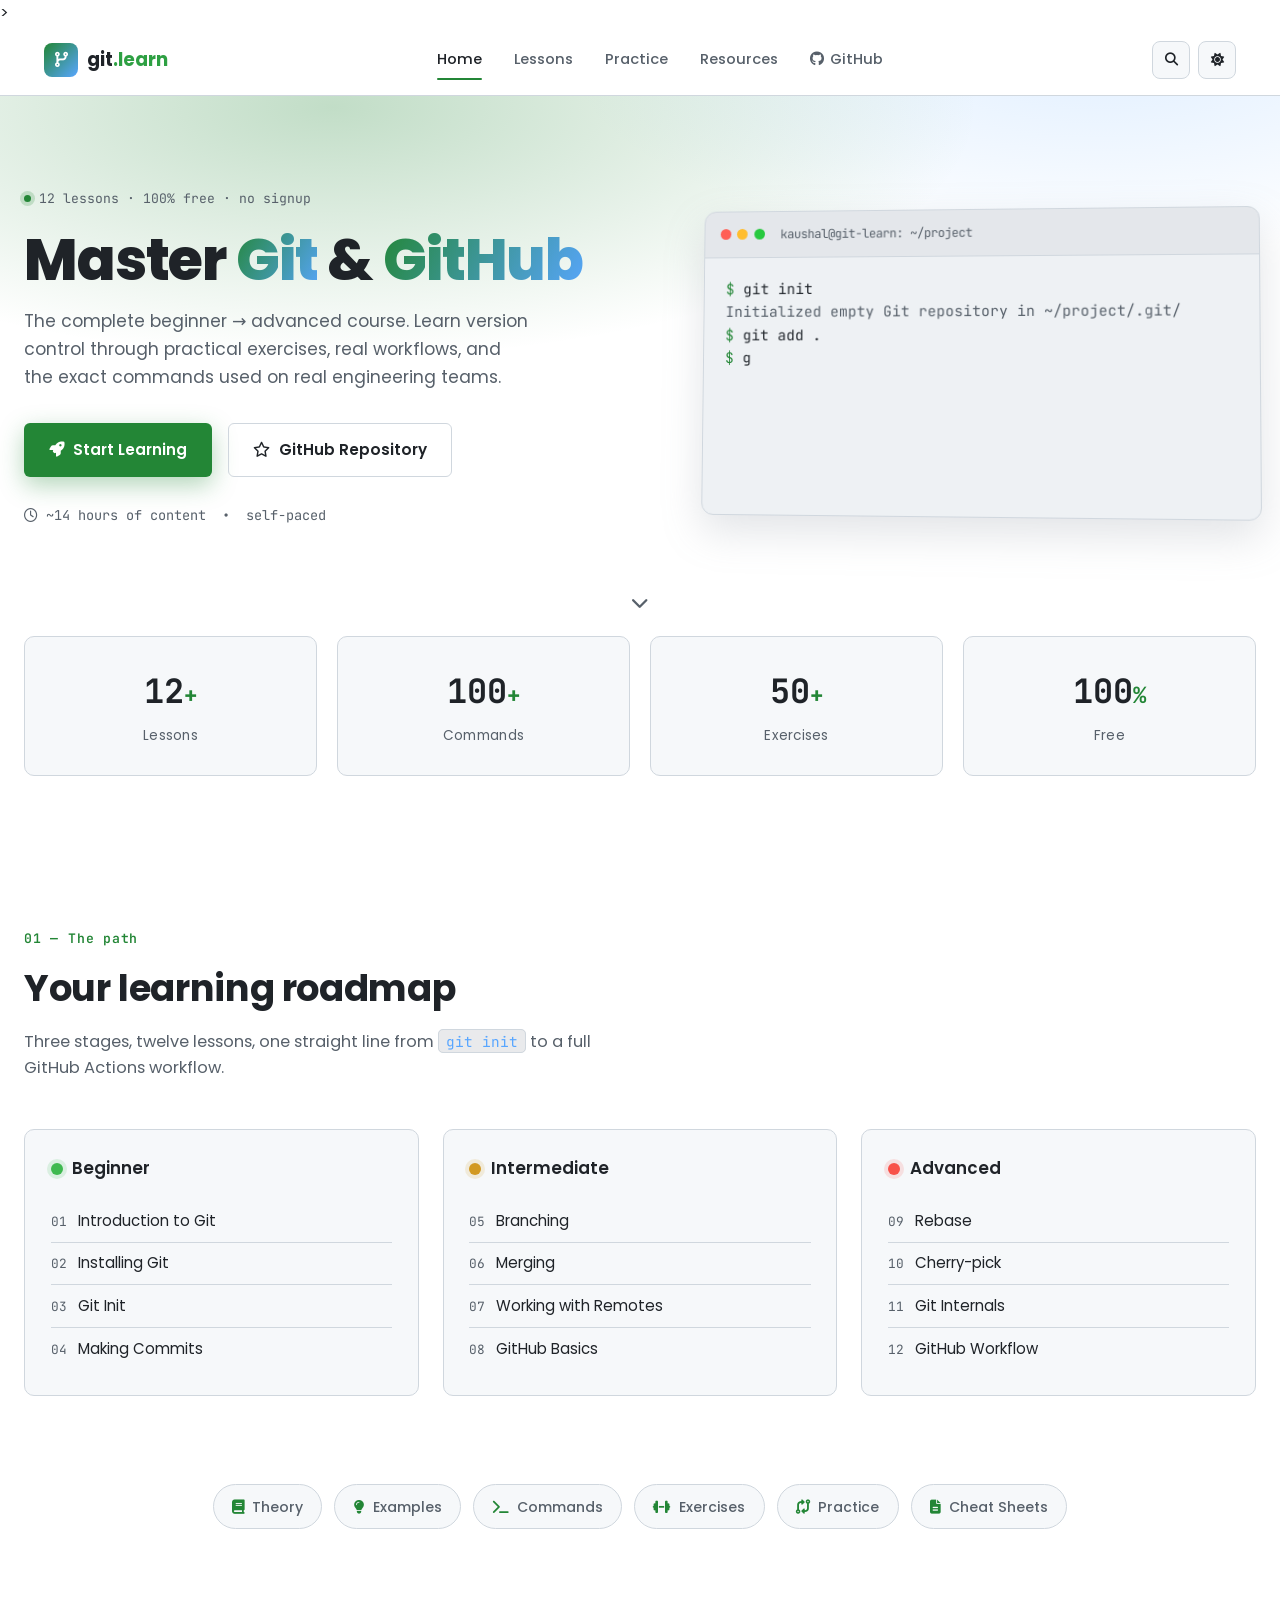
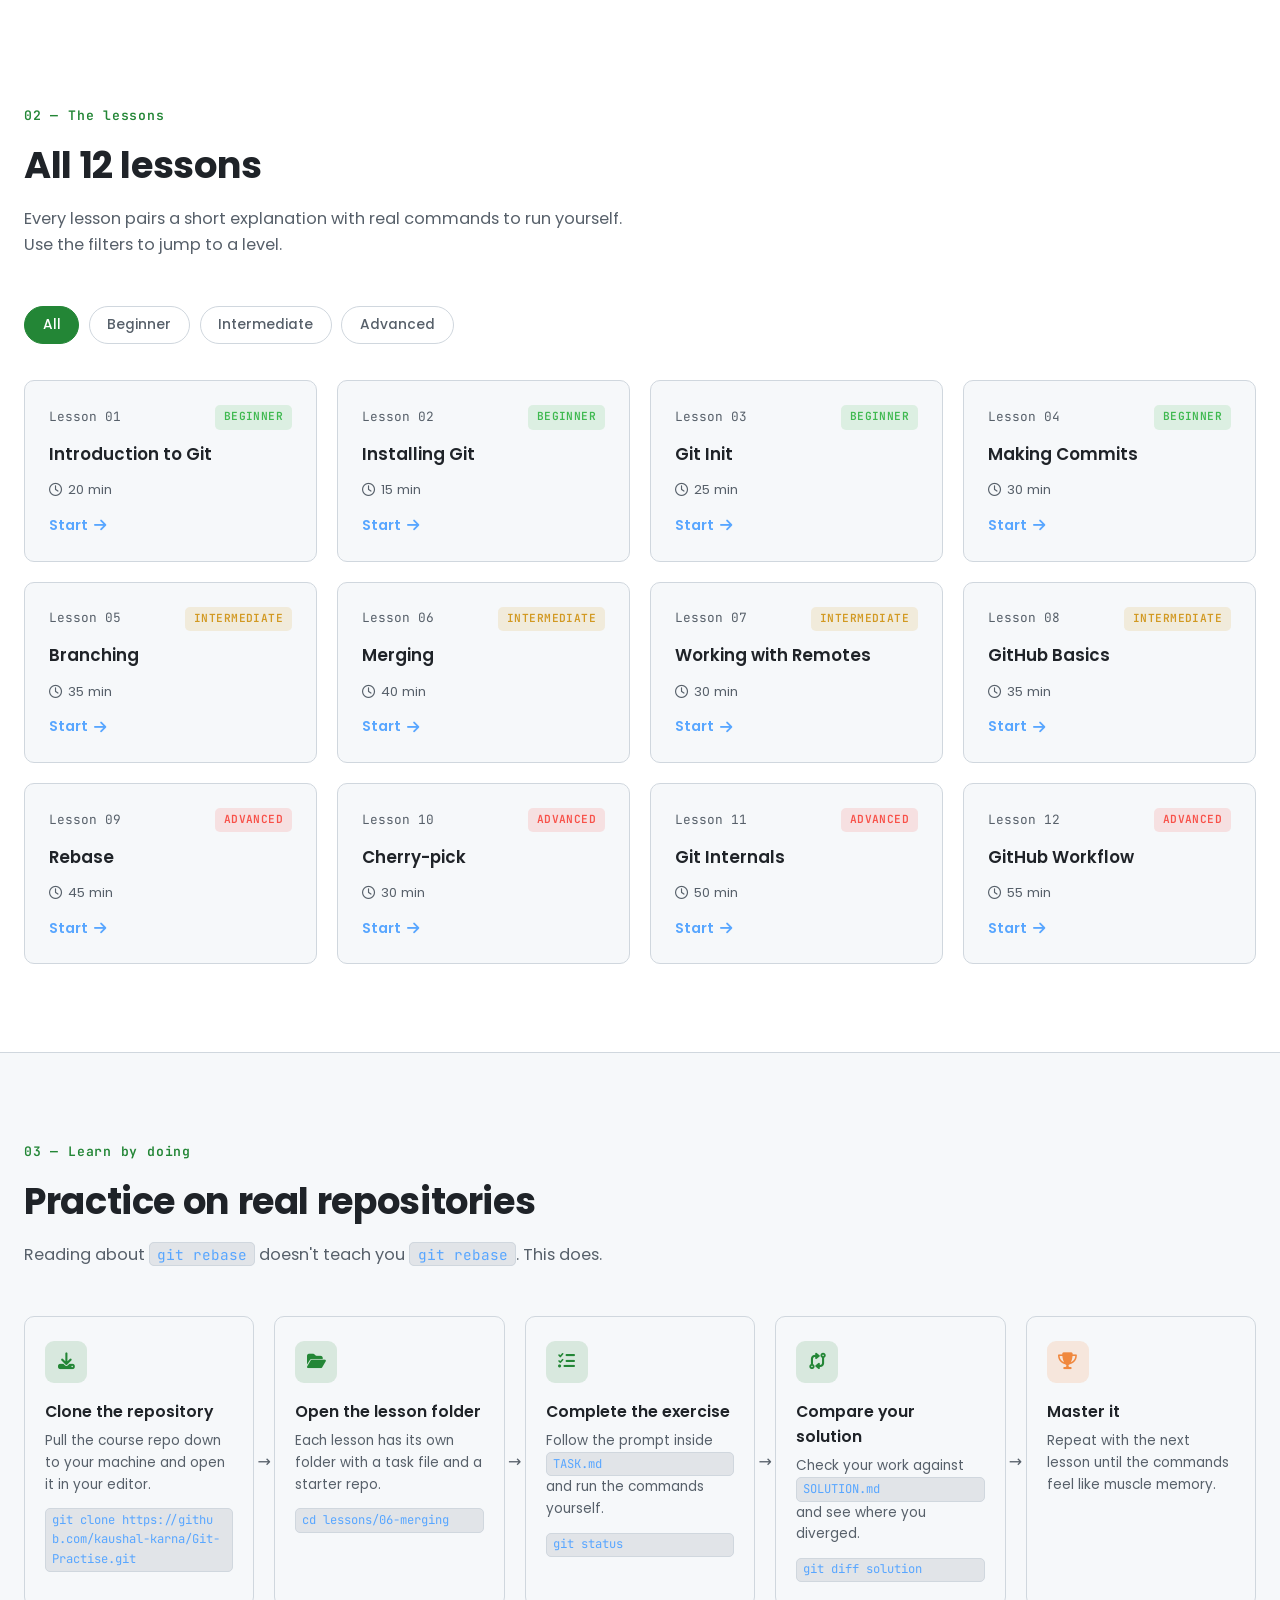
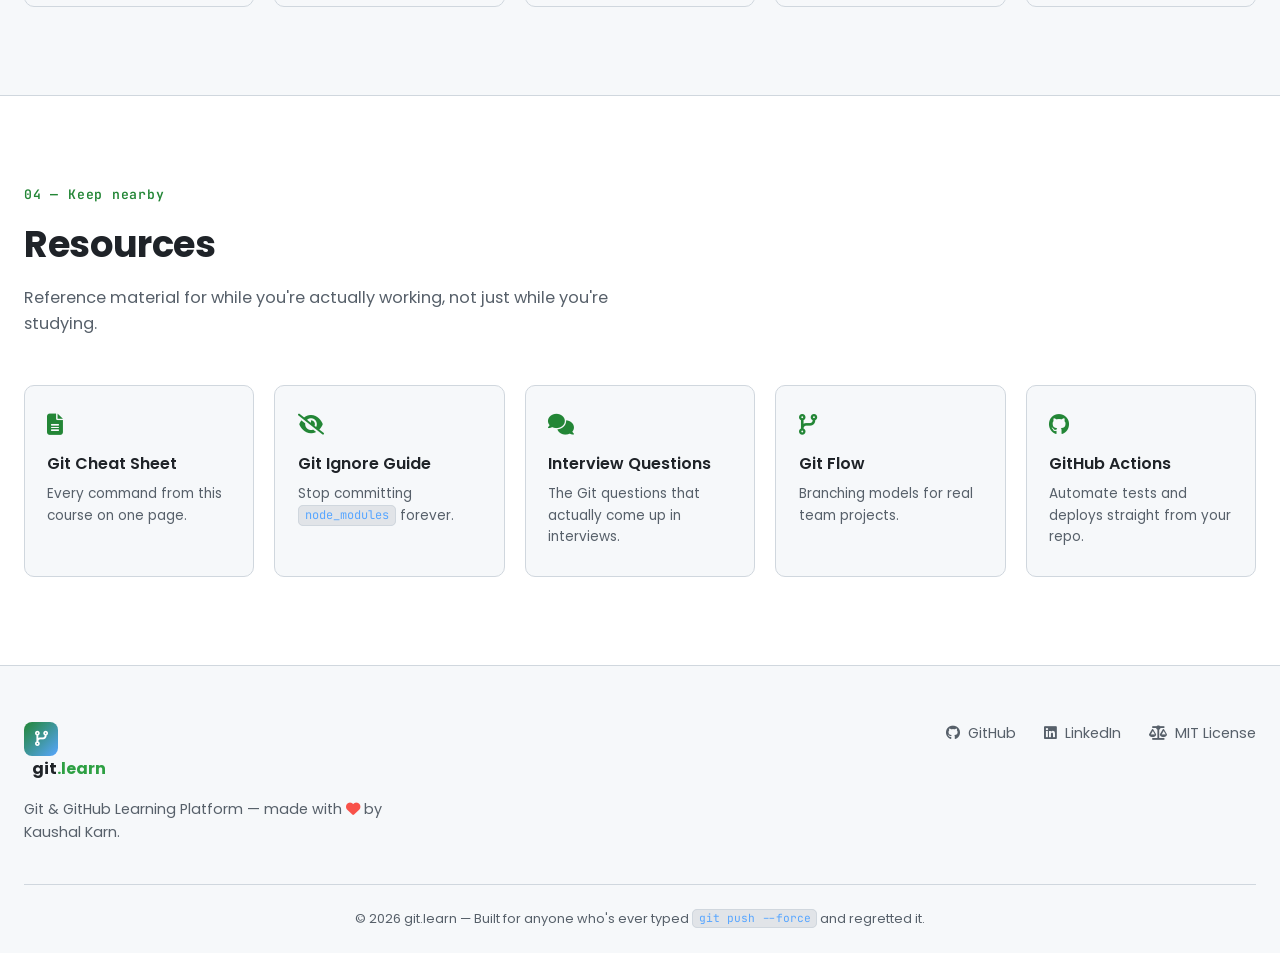
<file: index.html>
<!DOCTYPE html>
<html lang="en">
<head>
    <meta charset="UTF-8">
    <meta name="viewport" content="width=device-width, initial-scale=1.0">

    <title>Git & GitHub — The Complete Beginner to Advanced Course</title>

    <meta name="description"
        content="Learn Git and GitHub with 12 hands-on lessons, real workflows, cheat sheets and interview prep. 100% free.">

    <link rel="preconnect" href="https://fonts.googleapis.com">
    <link rel="preconnect" href="https://fonts.gstatic.com" crossorigin>

    <link href="https://fonts.googleapis.com/css2?family=Poppins:wght@400;500;600;700;800&family=JetBrains+Mono:wght@400;500;600;700&display=swap"
        rel="stylesheet">

    <link rel="stylesheet"
        href="https://cdnjs.cloudflare.com/ajax/libs/font-awesome/6.5.1/css/all.min.css">

    <!-- Main CSS -->
    <link rel="stylesheet" href="assets/css/style.css">

    <!-- ================= FAVICONS ================= -->

    <!-- Dynamic favicon (used by JavaScript) -->
    <link id="favicon"
          rel="icon"
          type="image/png"
          href="assets/images/favicon-dark.png">

    <!-- Standard ICO -->
    <link rel="shortcut icon"
          href="assets/images/favicon.ico"
          type="image/x-icon">

    <!-- PNG Favicons -->
    <link rel="icon"
          type="image/png"
          sizes="16x16"
          href="assets/images/favicon-16x16.png">

    <link rel="icon"
          type="image/png"
          sizes="32x32"
          href="assets/images/favicon-32x32.png">

    <!-- Apple -->
    <link rel="apple-touch-icon"
          sizes="180x180"
          href="assets/images/apple-touch-icon.png">

    <!-- Android -->
    <link rel="icon"
          type="image/png"
          sizes="192x192"
          href="assets/images/android-chrome-192x192.png">

    <link rel="icon"
          type="image/png"
          sizes="512x512"
          href="assets/images/android-chrome-512x512.png">

    <!-- Web App Manifest -->
<link rel="manifest" href="manifest.webmanifest">>

    <!-- Browser Theme Color -->
    <meta name="theme-color" content="#0F3D2E">
</head>
<body>

<!-- ============ NAVBAR ============ -->
<header class="navbar" id="navbar">
  <div class="nav-inner">
    <a href="#top" class="nav-logo">
      <span class="logo-mark"><i class="fa-solid fa-code-branch"></i></span>
      <span class="logo-text">git<span class="logo-accent">.learn</span></span>
    </a>

    <nav class="nav-links" id="navLinks">
      <a href="#top" class="nav-link active" data-nav>Home</a>
      <a href="lessons/lesson.html" class="nav-link" data-nav>Lessons</a>
      <a href="#practice" class="nav-link" data-nav>Practice</a>
      <a href="comming-soon.html" class="nav-link" data-nav>Resources</a>
      <a href="https://github.com/kaushal-karna" target="_blank" rel="noopener" class="nav-link nav-github">
        <i class="fa-brands fa-github"></i> GitHub
      </a>
    </nav>

    <div class="nav-actions">
      <button class="search-toggle" id="searchToggle" aria-label="Search lessons">
        <i class="fa-solid fa-magnifying-glass"></i>
      </button>
      <button class="theme-toggle" id="themeToggle" aria-label="Toggle dark and light mode">
        <i class="fa-solid fa-moon" id="themeIcon"></i>
      </button>
      <button class="nav-burger" id="navBurger" aria-label="Open menu">
        <span></span><span></span><span></span>
      </button>
    </div>
  </div>

  <!-- Search panel -->
  <div class="search-panel" id="searchPanel">
    <div class="search-panel-inner">
      <i class="fa-solid fa-magnifying-glass search-icon"></i>
      <input type="text" id="searchInput" placeholder="Search lessons — try &quot;rebase&quot; or &quot;commit&quot;" autocomplete="off">
      <span class="search-hint" id="searchHint"></span>
    </div>
  </div>
</header>

<!-- ============ HERO ============ -->
<section class="hero" id="top">
  <div class="hero-glow"></div>
  <div class="hero-inner">
    <div class="hero-copy">
      <p class="eyebrow"><span class="dot"></span> 12 lessons · 100% free · no signup</p>
      <h1 class="hero-title">
        Master <span class="grad">Git</span> &amp;
        <span class="grad">GitHub</span>
      </h1>
      <p class="hero-sub">The complete beginner → advanced course. Learn version
        control through practical exercises, real workflows, and the exact
        commands used on real engineering teams.</p>

      <div class="hero-ctas">
        <a href="lessons/lesson.html" class="btn btn-primary">
          <i class="fa-solid fa-rocket"></i> Start Learning
        </a>
        <a href="https://github.com/" target="_blank" rel="noopener" class="btn btn-ghost">
          <i class="fa-regular fa-star"></i> GitHub Repository
        </a>
      </div>

      <p class="hero-meta"><i class="fa-regular fa-clock"></i> ~14 hours of content &nbsp;•&nbsp; self-paced</p>
    </div>

    <div class="hero-terminal" aria-hidden="true">
      <div class="terminal-window">
        <div class="terminal-bar">
          <span class="tdot r"></span><span class="tdot y"></span><span class="tdot g"></span>
          <span class="terminal-title">kaushal@git-learn: ~/project</span>
        </div>
        <div class="terminal-body" id="terminalBody"></div>
      </div>
    </div>
  </div>

  <a href="#stats" class="scroll-cue" aria-label="Scroll down">
    <i class="fa-solid fa-chevron-down"></i>
  </a>
</section>

<!-- ============ STATS ============ -->
<section class="stats" id="stats">
  <div class="stats-inner">
    <div class="stat-card reveal">
      <span class="stat-num" data-count="12">0</span><span class="stat-plus">+</span>
      <span class="stat-label">Lessons</span>
    </div>
    <div class="stat-card reveal">
      <span class="stat-num" data-count="100">0</span><span class="stat-plus">+</span>
      <span class="stat-label">Commands</span>
    </div>
    <div class="stat-card reveal">
      <span class="stat-num" data-count="50">0</span><span class="stat-plus">+</span>
      <span class="stat-label">Exercises</span>
    </div>
    <div class="stat-card reveal">
      <span class="stat-num" data-count="100">0</span><span class="stat-plus">%</span>
      <span class="stat-label">Free</span>
    </div>
  </div>
</section>

<!-- ============ ROADMAP ============ -->
<section class="section" id="roadmap">
  <div class="section-inner">
    <p class="section-eyebrow">01 — The path</p>
    <h2 class="section-title">Your learning roadmap</h2>
    <p class="section-sub">Three stages, twelve lessons, one straight line from
      <code>git init</code> to a full GitHub Actions workflow.</p>

    <div class="roadmap-track">
      <div class="roadmap-line"></div>

      <div class="roadmap-stage reveal">
        <div class="stage-head">
          <span class="stage-dot beginner"></span>
          <h3>Beginner</h3>
        </div>
        <ul class="stage-list">
          <li><span>01</span> Introduction to Git</li>
          <li><span>02</span> Installing Git</li>
          <li><span>03</span> Git Init</li>
          <li><span>04</span> Making Commits</li>
        </ul>
      </div>

      <div class="roadmap-stage reveal">
        <div class="stage-head">
          <span class="stage-dot intermediate"></span>
          <h3>Intermediate</h3>
        </div>
        <ul class="stage-list">
          <li><span>05</span> Branching</li>
          <li><span>06</span> Merging</li>
          <li><span>07</span> Working with Remotes</li>
          <li><span>08</span> GitHub Basics</li>
        </ul>
      </div>

      <div class="roadmap-stage reveal">
        <div class="stage-head">
          <span class="stage-dot advanced"></span>
          <h3>Advanced</h3>
        </div>
        <ul class="stage-list">
          <li><span>09</span> Rebase</li>
          <li><span>10</span> Cherry-pick</li>
          <li><span>11</span> Git Internals</li>
          <li><span>12</span> GitHub Workflow</li>
        </ul>
      </div>
    </div>
  </div>
</section>

<!-- ============ FEATURES ============ -->
<section class="features">
  <div class="features-inner">
    <div class="feature-pill reveal"><i class="fa-solid fa-book"></i> Theory</div>
    <div class="feature-pill reveal"><i class="fa-solid fa-lightbulb"></i> Examples</div>
    <div class="feature-pill reveal"><i class="fa-solid fa-terminal"></i> Commands</div>
    <div class="feature-pill reveal"><i class="fa-solid fa-dumbbell"></i> Exercises</div>
    <div class="feature-pill reveal"><i class="fa-solid fa-code-compare"></i> Practice</div>
    <div class="feature-pill reveal"><i class="fa-solid fa-file-lines"></i> Cheat Sheets</div>
  </div>
</section>

<!-- ============ LESSONS ============ -->
<section class="section" id="lessons">
  <div class="section-inner">
    <p class="section-eyebrow">02 — The lessons</p>
    <h2 class="section-title">All 12 lessons</h2>
    <p class="section-sub">Every lesson pairs a short explanation with real
      commands to run yourself. Use the filters to jump to a level.</p>

    <div class="lesson-filters" id="lessonFilters">
      <button class="filter-chip active" data-filter="all">All</button>
      <button class="filter-chip" data-filter="beginner">Beginner</button>
      <button class="filter-chip" data-filter="intermediate">Intermediate</button>
      <button class="filter-chip" data-filter="advanced">Advanced</button>
    </div>

    <div class="lesson-grid" id="lessonGrid">
      <!-- injected by script.js -->
    </div>

    <p class="no-results" id="noResults" hidden>No lessons match your search. Try a different term.</p>
  </div>
</section>

<!-- ============ PRACTICE ============ -->
<section class="section section-alt" id="practice">
  <div class="section-inner">
    <p class="section-eyebrow">03 — Learn by doing</p>
    <h2 class="section-title">Practice on real repositories</h2>
    <p class="section-sub">Reading about <code>git rebase</code> doesn't teach
      you <code>git rebase</code>. This does.</p>

    <div class="practice-timeline">
      <div class="practice-step reveal">
        <div class="practice-icon"><i class="fa-solid fa-download"></i></div>
        <h3>Clone the repository</h3>
        <p>Pull the course repo down to your machine and open it in your editor.</p>
        <code>git clone  https://github.com/kaushal-karna/Git-Practise.git </code>
      </div>
      <div class="practice-step reveal">
        <div class="practice-icon"><i class="fa-solid fa-folder-open"></i></div>
        <h3>Open the lesson folder</h3>
        <p>Each lesson has its own folder with a task file and a starter repo.</p>
        <code>cd lessons/06-merging</code>
      </div>
      <div class="practice-step reveal">
        <div class="practice-icon"><i class="fa-solid fa-list-check"></i></div>
        <h3>Complete the exercise</h3>
        <p>Follow the prompt inside <code>TASK.md</code> and run the commands yourself.</p>
        <code>git status</code>
      </div>
      <div class="practice-step reveal">
        <div class="practice-icon"><i class="fa-solid fa-code-compare"></i></div>
        <h3>Compare your solution</h3>
        <p>Check your work against <code>SOLUTION.md</code> and see where you diverged.</p>
        <code>git diff solution</code>
      </div>
      <div class="practice-step reveal practice-final">
        <div class="practice-icon"><i class="fa-solid fa-trophy"></i></div>
        <h3>Master it</h3>
        <p>Repeat with the next lesson until the commands feel like muscle memory.</p>
      </div>
    </div>
  </div>
</section>

<!-- ============ RESOURCES ============ -->
<section class="section" id="resources">
  <div class="section-inner">
    <p class="section-eyebrow">04 — Keep nearby</p>
    <h2 class="section-title">Resources</h2>
    <p class="section-sub">Reference material for while you're actually working, not just while you're studying.</p>

    <div class="resource-grid">
      <a href="#" class="resource-card reveal">
        <i class="fa-solid fa-file-lines"></i>
        <h3>Git Cheat Sheet</h3>
        <p>Every command from this course on one page.</p>
      </a>
      <a href="#" class="resource-card reveal">
        <i class="fa-solid fa-eye-slash"></i>
        <h3>Git Ignore Guide</h3>
        <p>Stop committing <code>node_modules</code> forever.</p>
      </a>
      <a href="#" class="resource-card reveal">
        <i class="fa-solid fa-comments"></i>
        <h3>Interview Questions</h3>
        <p>The Git questions that actually come up in interviews.</p>
      </a>
      <a href="#" class="resource-card reveal">
        <i class="fa-solid fa-code-branch"></i>
        <h3>Git Flow</h3>
        <p>Branching models for real team projects.</p>
      </a>
      <a href="#" class="resource-card reveal">
        <i class="fa-brands fa-github"></i>
        <h3>GitHub Actions</h3>
        <p>Automate tests and deploys straight from your repo.</p>
      </a>
    </div>
  </div>
</section>

<!-- ============ FOOTER ============ -->
<footer class="footer">
  <div class="footer-inner">
    <div class="footer-brand">
      <span class="logo-mark"><i class="fa-solid fa-code-branch"></i></span>
      <span class="logo-text">git<span class="logo-accent">.learn</span></span>
      <p>Git &amp; GitHub Learning Platform — made with <i class="fa-solid fa-heart"></i> by Kaushal Karn.</p>
    </div>

    <div class="footer-links">
      <a href="https://github.com/kaushal-karna" target="_blank" rel="noopener"><i class="fa-brands fa-github"></i> GitHub</a>
      <a href="www.linkedin.com/in/kaushal-karn-03694b304" target="_blank" rel="noopener"><i class="fa-brands fa-linkedin"></i> LinkedIn</a>
      <a href="https://opensource.org/license/mit"><i class="fa-solid fa-scale-balanced"></i> MIT License</a>
    </div>
  </div>
  <p class="footer-bottom">© <span id="year"></span> git.learn — Built for anyone who's ever typed <code>git push --force</code> and regretted it.</p>
</footer>

<button class="back-to-top" id="backToTop" aria-label="Back to top">
  <i class="fa-solid fa-arrow-up"></i>
</button>

<script src="assets/js/script.js"></script>
</body>
</html>
</file>
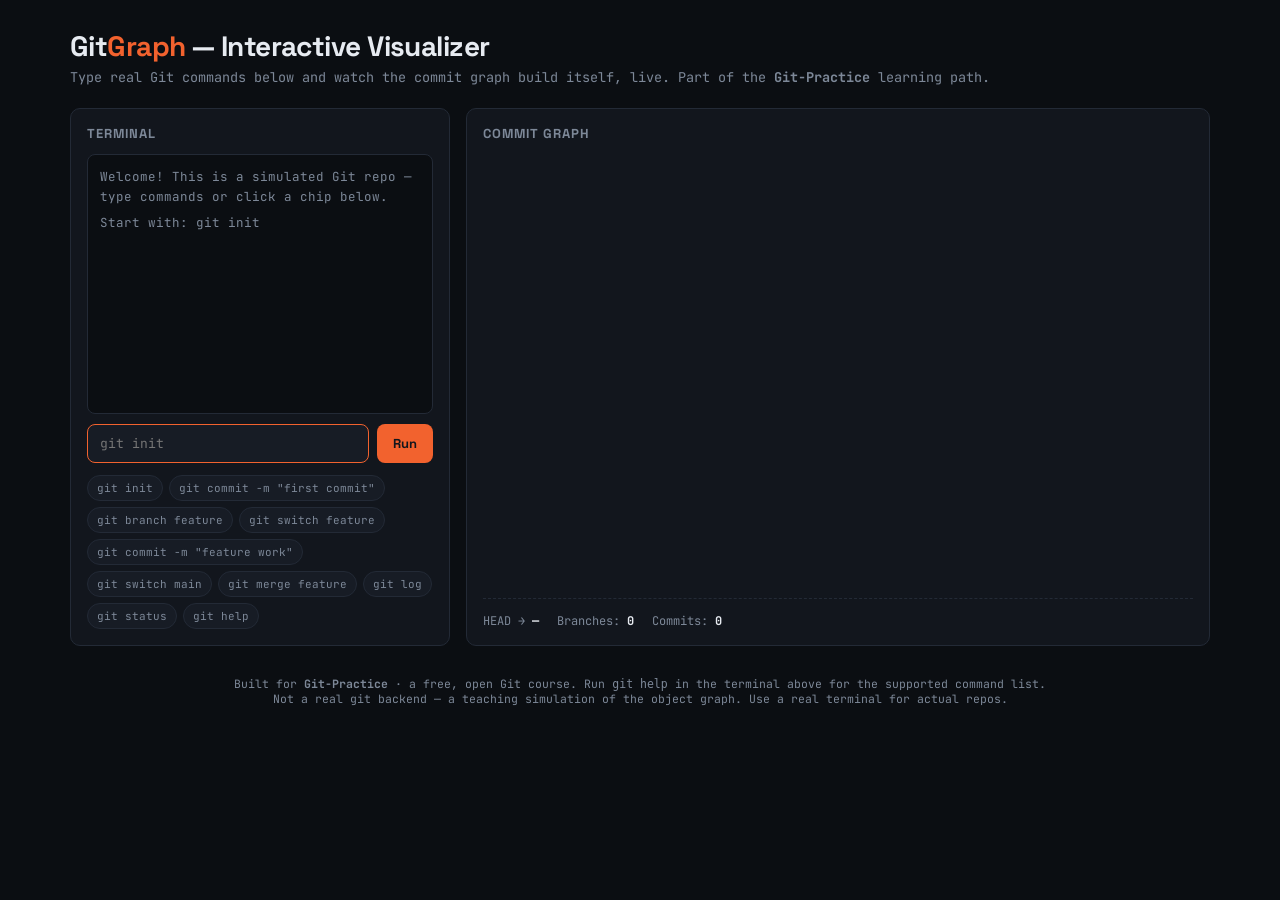
<file: lesson-11-visualizer/index.html>
<!DOCTYPE html>
<html lang="en">
<head>
<meta charset="UTF-8">
<meta name="viewport" content="width=device-width, initial-scale=1.0">
<title>Git Graph — Interactive Visualizer</title>
<style>
  @import url('https://fonts.googleapis.com/css2?family=JetBrains+Mono:wght@400;500;700&family=Space+Grotesk:wght@500;600;700&display=swap');

  :root{
    --bg:            #0b0e12;
    --panel:         #12161d;
    --panel-2:       #171c25;
    --line:          #232a36;
    --text:          #e7ebf1;
    --text-dim:      #7d8898;
    --accent:        #f2622e;   /* git-orange */
    --accent-dim:    #f2622e33;
    --ok:            #4fd58a;
    --c1: #f2622e; --c2: #5da8ff; --c3: #b98cff; --c4: #4fd58a; --c5: #ffd166; --c6: #ff6b9d;
  }
  *{box-sizing:border-box;}
  body{
    margin:0; background:var(--bg); color:var(--text);
    font-family:'JetBrains Mono', monospace;
    min-height:100vh;
  }
  .wrap{ max-width:1180px; margin:0 auto; padding:28px 20px 60px; }
  header{ margin-bottom:22px; }
  header h1{
    font-family:'Space Grotesk', sans-serif; font-size:28px; font-weight:700; margin:0 0 4px;
    letter-spacing:-0.02em;
  }
  header h1 span{ color:var(--accent); }
  header p{ color:var(--text-dim); margin:0; font-size:13.5px; }

  .layout{ display:grid; grid-template-columns: 380px 1fr; gap:16px; margin-top:20px; }
  @media (max-width: 860px){ .layout{ grid-template-columns: 1fr; } }

  .panel{
    background:var(--panel); border:1px solid var(--line); border-radius:10px;
    padding:16px; display:flex; flex-direction:column;
  }
  .panel h2{
    font-family:'Space Grotesk', sans-serif; font-size:13px; text-transform:uppercase;
    letter-spacing:0.08em; color:var(--text-dim); margin:0 0 12px;
  }

  #console-log{
    flex:1; min-height:260px; max-height:320px; overflow-y:auto;
    background:var(--bg); border:1px solid var(--line); border-radius:8px;
    padding:12px; font-size:12.5px; line-height:1.6;
  }
  #console-log .row{ margin-bottom:6px; white-space:pre-wrap; word-break:break-word; }
  #console-log .cmd{ color:var(--accent); }
  #console-log .cmd::before{ content:"$ "; color:var(--text-dim); }
  #console-log .out{ color:var(--text-dim); }
  #console-log .err{ color:#ff6b6b; }
  #console-log .ok{ color:var(--ok); }

  form{ display:flex; gap:8px; margin-top:10px; }
  #cmd-input{
    flex:1; background:var(--panel-2); border:1px solid var(--line); color:var(--text);
    padding:10px 12px; border-radius:8px; font-family:inherit; font-size:13px; outline:none;
  }
  #cmd-input:focus{ border-color:var(--accent); }
  button{
    background:var(--accent); color:#12161d; border:none; border-radius:8px;
    padding:10px 16px; font-family:'Space Grotesk',sans-serif; font-weight:700; font-size:13px;
    cursor:pointer;
  }
  button.secondary{ background:var(--panel-2); color:var(--text); border:1px solid var(--line); }

  .chips{ display:flex; flex-wrap:wrap; gap:6px; margin-top:12px; }
  .chip{
    background:var(--panel-2); border:1px solid var(--line); color:var(--text-dim);
    padding:5px 9px; border-radius:20px; font-size:11px; cursor:pointer;
  }
  .chip:hover{ border-color:var(--accent); color:var(--text); }

  #graph-panel{ min-height:520px; }
  #graph{ width:100%; flex:1; min-height:420px; }

  .legend{ display:flex; flex-wrap:wrap; gap:10px; margin-top:10px; font-size:11px; color:var(--text-dim); }
  .legend .dot{ display:inline-block; width:8px; height:8px; border-radius:50%; margin-right:5px; }

  .status-bar{
    display:flex; gap:18px; margin-top:14px; padding-top:14px; border-top:1px dashed var(--line);
    font-size:12px; color:var(--text-dim); flex-wrap:wrap;
  }
  .status-bar b{ color:var(--text); }

  footer{ text-align:center; color:var(--text-dim); font-size:11.5px; margin-top:30px; }
  footer a{ color:var(--accent); text-decoration:none; }
</style>
</head>
<body>
<div class="wrap">

  <header>
    <h1>Git<span>Graph</span> — Interactive Visualizer</h1>
    <p>Type real Git commands below and watch the commit graph build itself, live. Part of the <strong>Git-Practice</strong> learning path.</p>
  </header>

  <div class="layout">
    <div class="panel">
      <h2>Terminal</h2>
      <div id="console-log"></div>
      <form id="cmd-form">
        <input id="cmd-input" autocomplete="off" placeholder="git init" autofocus />
        <button type="submit">Run</button>
      </form>
      <div class="chips" id="chips"></div>
    </div>

    <div class="panel" id="graph-panel">
      <h2>Commit Graph</h2>
      <svg id="graph" viewBox="0 0 800 420" xmlns="http://www.w3.org/2000/svg"></svg>
      <div class="legend" id="legend"></div>
      <div class="status-bar">
        <div>HEAD → <b id="head-branch">—</b></div>
        <div>Branches: <b id="branch-count">0</b></div>
        <div>Commits: <b id="commit-count">0</b></div>
      </div>
    </div>
  </div>

  <footer>
    Built for <strong>Git-Practice</strong> · a free, open Git course. Run <code>git help</code> in the terminal above for the supported command list.
    <br>Not a real git backend — a teaching simulation of the object graph. Use a real terminal for actual repos.
  </footer>
</div>

<script>
(function(){
  const LANE_COLORS = ["c1","c2","c3","c4","c5","c6"].map(v=>getComputedStyle(document.documentElement).getPropertyValue('--'+v).trim());

  let commits = {};      // id -> {id, parent, parent2, message, branch, x, y}
  let branches = {};     // name -> commitId
  let branchColor = {};  // name -> color
  let HEAD = null;       // branch name or {detached: commitId}
  let commitCounter = 0;
  let laneCounter = 0;
  let initialized = false;

  const logEl = document.getElementById('console-log');
  const form = document.getElementById('cmd-form');
  const input = document.getElementById('cmd-input');
  const chipsEl = document.getElementById('chips');

  function logRow(text, cls){
    const d = document.createElement('div');
    d.className = 'row ' + (cls||'');
    d.textContent = text;
    logEl.appendChild(d);
    logEl.scrollTop = logEl.scrollHeight;
  }
  function logCmd(text){ logRow(text, 'cmd'); }
  function logOut(text){ logRow(text, 'out'); }
  function logErr(text){ logRow(text, 'err'); }
  function logOk(text){ logRow(text, 'ok'); }

  function newHash(){
    commitCounter++;
    return commitCounter.toString(16).padStart(4,'0');
  }

  function currentCommit(){
    if (typeof HEAD === 'object') return HEAD.detached;
    return branches[HEAD];
  }

  function makeCommit(message, parent2){
    const id = newHash();
    const parent = currentCommit();
    const branchName = (typeof HEAD === 'object') ? null : HEAD;
    commits[id] = { id, parent, parent2: parent2||null, message, branch: branchName };
    if (typeof HEAD === 'object') { HEAD.detached = id; }
    else { branches[HEAD] = id; }
    return id;
  }

  function ensureColor(branchName){
    if (!branchColor[branchName]){
      branchColor[branchName] = LANE_COLORS[laneCounter % LANE_COLORS.length];
      laneCounter++;
    }
  }

  function ancestors(id){
    const set = new Set();
    (function walk(cid){
      if (!cid || set.has(cid)) return;
      set.add(cid);
      const c = commits[cid];
      if (c.parent) walk(c.parent);
      if (c.parent2) walk(c.parent2);
    })(id);
    return set;
  }

  function isAncestor(a, b){ // is a an ancestor of b?
    return ancestors(b).has(a);
  }

  function run(raw){
    const line = raw.trim();
    if (!line) return;
    logCmd(line);
    const parts = line.replace(/^git\s+/,'').split(/\s+/);
    const cmd = parts[0];
    const args = parts.slice(1);

    try{
      switch(cmd){
        case 'init': doInit(); break;
        case 'commit': doCommit(args); break;
        case 'branch': doBranch(args); break;
        case 'checkout': doCheckout(args); break;
        case 'switch': doSwitch(args); break;
        case 'merge': doMerge(args); break;
        case 'log': doLog(); break;
        case 'status': doStatus(); break;
        case 'help': doHelp(); break;
        case 'clear': logEl.innerHTML=''; break;
        default:
          logErr(`git: '${cmd}' is not recognized by this simulator. Try: git help`);
      }
    }catch(e){
      logErr('error: ' + e.message);
    }
    render();
  }

  function requireInit(){
    if (!initialized) throw new Error('not a git repository — run "git init" first');
  }

  function doInit(){
    if (initialized){ logOut('Reinitialized existing Git repository'); return; }
    initialized = true;
    HEAD = 'main';
    branches['main'] = null;
    ensureColor('main');
    logOk('Initialized empty Git repository');
  }

  function doCommit(args){
    requireInit();
    const mIdx = args.indexOf('-m');
    const message = mIdx >= 0 ? args.slice(mIdx+1).join(' ').replace(/^["']|["']$/g,'') : 'commit';
    if (typeof HEAD === 'object'){
      const id = makeCommit(message);
      logOk(`[detached HEAD ${id}] ${message}`);
      return;
    }
    ensureColor(HEAD);
    const id = makeCommit(message);
    logOk(`[${HEAD} ${id}] ${message}`);
  }

  function doBranch(args){
    requireInit();
    if (args.length === 0){
      Object.keys(branches).forEach(b=>{
        logOut((b===HEAD?'* ':'  ') + b);
      });
      return;
    }
    const name = args[0];
    if (branches[name]) throw new Error(`branch '${name}' already exists`);
    branches[name] = currentCommit();
    ensureColor(name);
    logOk(`Created branch '${name}'`);
  }

  function doSwitch(args){
    let name = args[0];
    let create = false;
    if (name === '-c'){ create = true; name = args[1]; }
    if (create) doBranch([name]);
    requireInit();
    if (!branches.hasOwnProperty(name)) throw new Error(`branch '${name}' does not exist. Use: git switch -c ${name}`);
    HEAD = name;
    logOk(`Switched to branch '${name}'`);
  }

  function doCheckout(args){
    requireInit();
    if (args[0] === '-b'){ return doSwitch(['-c', args[1]]); }
    const target = args[0];
    if (branches.hasOwnProperty(target)){
      HEAD = target;
      logOk(`Switched to branch '${target}'`);
      return;
    }
    if (commits[target] || Object.values(commits).some(c=>c.id.startsWith(target))){
      const full = commits[target] ? target : Object.values(commits).find(c=>c.id.startsWith(target)).id;
      HEAD = { detached: full };
      logOut(`Note: switching to '${target}'.`);
      logOut('You are in detached HEAD state.');
      return;
    }
    throw new Error(`pathspec '${target}' did not match any branch or commit`);
  }

  function doMerge(args){
    requireInit();
    if (typeof HEAD === 'object') throw new Error('cannot merge while in detached HEAD');
    const other = args[0];
    if (!branches.hasOwnProperty(other)) throw new Error(`branch '${other}' does not exist`);
    const ours = branches[HEAD];
    const theirs = branches[other];
    if (!theirs) throw new Error(`branch '${other}' has no commits`);
    if (!ours){ branches[HEAD] = theirs; logOk(`Fast-forward merge: ${HEAD} -> ${other}`); return; }
    if (isAncestor(theirs, ours)){ logOut('Already up to date.'); return; }
    if (isAncestor(ours, theirs)){
      branches[HEAD] = theirs;
      logOk(`Fast-forward merge: ${HEAD} now matches ${other}`);
      return;
    }
    // 3-way merge commit
    const id = makeCommit(`Merge branch '${other}' into ${HEAD}`, theirs);
    logOk(`Created merge commit ${id}`);
  }

  function doLog(){
    requireInit();
    let id = currentCommit();
    if (!id){ logOut('(no commits yet)'); return; }
    const seen = new Set();
    const order = [];
    (function walk(cid){
      if (!cid || seen.has(cid)) return;
      seen.add(cid); order.push(cid);
      const c = commits[cid];
      if (c.parent) walk(c.parent);
    })(id);
    order.forEach(cid=>{
      const c = commits[cid];
      logOut(`${c.id}  ${c.message}`);
    });
  }

  function doStatus(){
    requireInit();
    const branchLabel = typeof HEAD === 'object' ? `HEAD detached at ${HEAD.detached}` : `On branch ${HEAD}`;
    logOut(branchLabel);
    logOut('nothing to commit, working tree clean (simulated)');
  }

  function doHelp(){
    [
      'git init',
      'git commit -m "message"',
      'git branch [name]',
      'git switch [-c] <name>',
      'git checkout [-b] <name-or-hash>',
      'git merge <branch>',
      'git log',
      'git status',
      'git clear   (clears this terminal)'
    ].forEach(l=>logOut(l));
  }

  // ---------- Rendering ----------
  function render(){
    document.getElementById('head-branch').textContent = typeof HEAD==='object' ? `detached@${HEAD.detached}` : (HEAD||'—');
    document.getElementById('branch-count').textContent = Object.keys(branches).length;
    document.getElementById('commit-count').textContent = Object.keys(commits).length;

    const svg = document.getElementById('graph');
    svg.innerHTML = '';
    const allIds = Object.keys(commits);
    if (allIds.length === 0){
      svg.innerHTML = `<text x="400" y="210" fill="#7d8898" font-size="14" text-anchor="middle" font-family="JetBrains Mono, monospace">Run "git init" then "git commit -m ..." to begin</text>`;
      renderLegend();
      return;
    }

    // topological order by walking commit chain (simple: order by counter/hash)
    const ordered = allIds.slice().sort((a,b)=> parseInt(a,16)-parseInt(b,16));
    const laneOf = {};
    let laneAssign = 0;
    const branchLane = {};
    ordered.forEach(id=>{
      const c = commits[id];
      const b = c.branch || 'detached';
      if (!(b in branchLane)){ branchLane[b] = laneAssign++; }
      laneOf[id] = branchLane[b];
    });

    const xGap = 90, xStart = 60, yGap = 60, yStart = 40;
    const pos = {};
    ordered.forEach((id, i)=>{
      pos[id] = { x: xStart + i*xGap, y: yStart + laneOf[id]*yGap };
    });

    const maxX = Math.max(...ordered.map(id=>pos[id].x)) + 80;
    const maxY = Math.max(...ordered.map(id=>pos[id].y)) + 60;
    svg.setAttribute('viewBox', `0 0 ${Math.max(800,maxX)} ${Math.max(300,maxY)}`);

    // edges
    ordered.forEach(id=>{
      const c = commits[id];
      [c.parent, c.parent2].forEach(pid=>{
        if (!pid) return;
        const a = pos[pid], bpos = pos[id];
        const path = document.createElementNS('http://www.w3.org/2000/svg','path');
        const midX = (a.x + bpos.x)/2;
        path.setAttribute('d', `M ${a.x} ${a.y} C ${midX} ${a.y}, ${midX} ${bpos.y}, ${bpos.x} ${bpos.y}`);
        path.setAttribute('stroke', '#3a4353');
        path.setAttribute('stroke-width', '2');
        path.setAttribute('fill', 'none');
        svg.appendChild(path);
      });
    });

    // nodes
    ordered.forEach(id=>{
      const c = commits[id];
      const p = pos[id];
      const color = branchColor[c.branch] || '#7d8898';
      const g = document.createElementNS('http://www.w3.org/2000/svg','g');

      const circle = document.createElementNS('http://www.w3.org/2000/svg','circle');
      circle.setAttribute('cx', p.x); circle.setAttribute('cy', p.y); circle.setAttribute('r', 10);
      circle.setAttribute('fill', '#0b0e12');
      circle.setAttribute('stroke', color);
      circle.setAttribute('stroke-width', '3');
      g.appendChild(circle);

      const hashText = document.createElementNS('http://www.w3.org/2000/svg','text');
      hashText.setAttribute('x', p.x); hashText.setAttribute('y', p.y+28);
      hashText.setAttribute('fill', '#7d8898'); hashText.setAttribute('font-size','10');
      hashText.setAttribute('text-anchor','middle'); hashText.setAttribute('font-family',"JetBrains Mono, monospace");
      hashText.textContent = id;
      g.appendChild(hashText);

      const msgText = document.createElementNS('http://www.w3.org/2000/svg','text');
      msgText.setAttribute('x', p.x); msgText.setAttribute('y', p.y-16);
      msgText.setAttribute('fill', '#e7ebf1'); msgText.setAttribute('font-size','10.5');
      msgText.setAttribute('text-anchor','middle'); msgText.setAttribute('font-family',"JetBrains Mono, monospace");
      const shortMsg = c.message.length > 16 ? c.message.slice(0,14)+'…' : c.message;
      msgText.textContent = shortMsg;
      g.appendChild(msgText);

      svg.appendChild(g);
    });

    // branch tip labels
    Object.entries(branches).forEach(([name, id])=>{
      if (!id) return;
      const p = pos[id];
      const color = branchColor[name] || '#7d8898';
      const label = document.createElementNS('http://www.w3.org/2000/svg','text');
      label.setAttribute('x', p.x); label.setAttribute('y', p.y - 30);
      label.setAttribute('fill', color); label.setAttribute('font-size','10.5'); label.setAttribute('font-weight','700');
      label.setAttribute('text-anchor','middle'); label.setAttribute('font-family',"'Space Grotesk', sans-serif");
      label.textContent = (name===HEAD?'HEAD → ':'') + name;
      svg.appendChild(label);
    });

    renderLegend();
  }

  function renderLegend(){
    const legend = document.getElementById('legend');
    legend.innerHTML = '';
    Object.entries(branchColor).forEach(([name,color])=>{
      const span = document.createElement('span');
      span.innerHTML = `<span class="dot" style="background:${color}"></span>${name}`;
      legend.appendChild(span);
    });
  }

  // ---------- UI wiring ----------
  form.addEventListener('submit', e=>{
    e.preventDefault();
    const v = input.value;
    input.value = '';
    run(v);
  });

  const quick = ['git init','git commit -m "first commit"','git branch feature','git switch feature','git commit -m "feature work"','git switch main','git merge feature','git log','git status','git help'];
  quick.forEach(c=>{
    const chip = document.createElement('div');
    chip.className='chip'; chip.textContent=c;
    chip.onclick = ()=>{ input.value = c; input.focus(); };
    chipsEl.appendChild(chip);
  });

  logOut('Welcome! This is a simulated Git repo — type commands or click a chip below.');
  logOut('Start with: git init');
  render();
})();
</script>
</body>
</html>
</file>
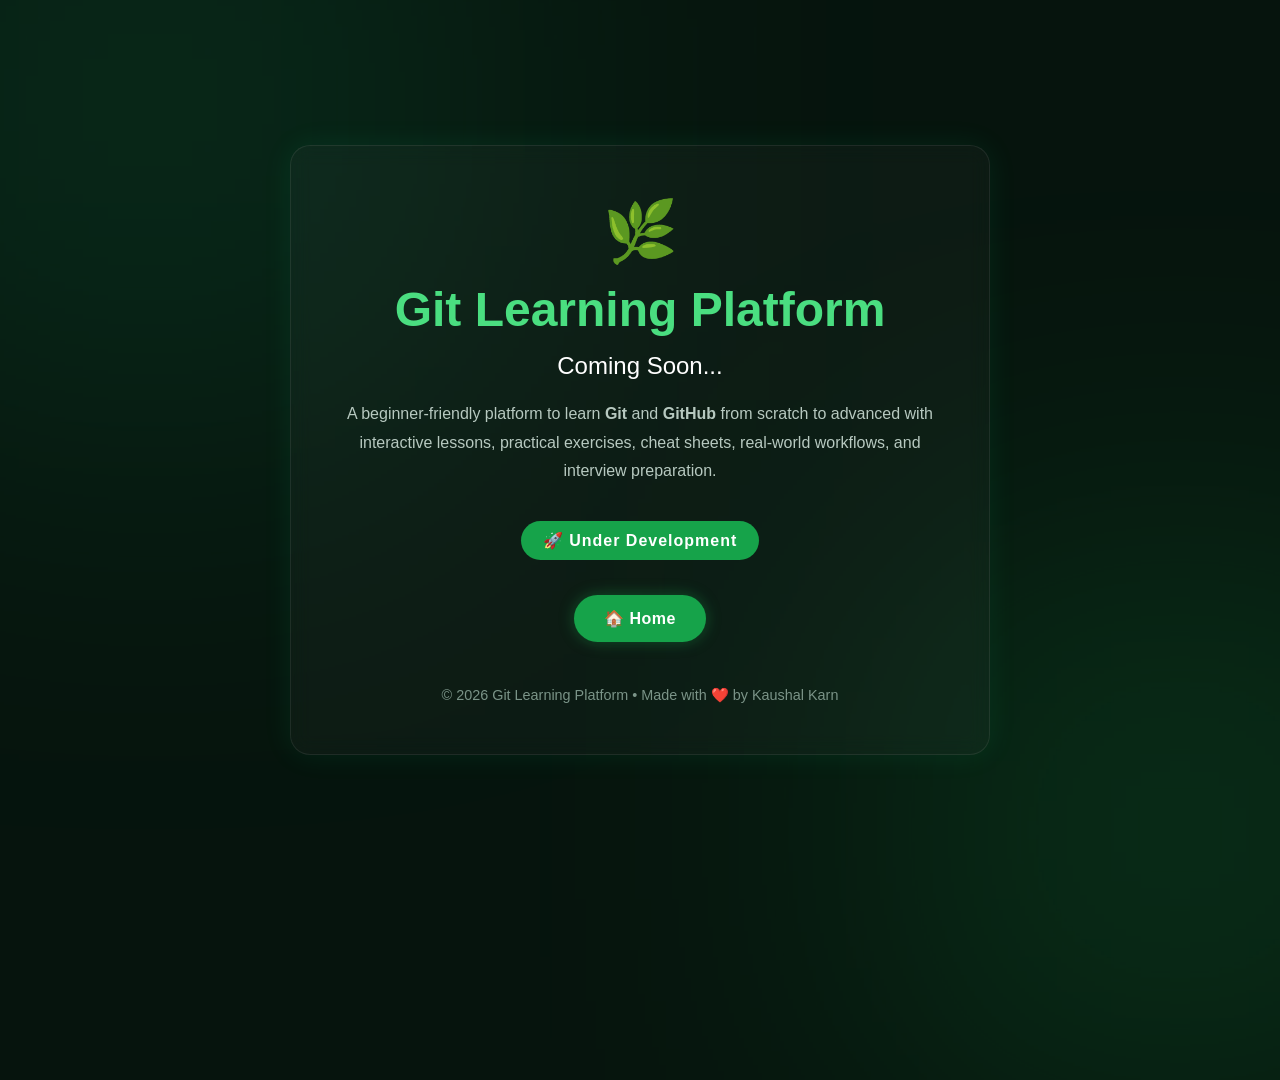
<file: comming-soon.html>
<!DOCTYPE html>
<html lang="en">

<head>
    <meta charset="UTF-8">
    <meta name="viewport" content="width=device-width, initial-scale=1.0">
    <title>Git Learning Platform | Coming Soon</title>

    <style>
        * {
            margin: 0;
            padding: 0;
            box-sizing: border-box;
            font-family: Segoe UI, Tahoma, Geneva, Verdana, sans-serif;
        }

        body {
            background: #06140d;
            color: #ffffff;
            display: flex;
            justify-content: center;
            align-items: center;
            height: 100vh;
            overflow: hidden;
        }

        body::before {
            content: "";
            position: absolute;
            width: 600px;
            height: 600px;
            background: #0f5f3a;
            filter: blur(180px);
            opacity: .35;
            top: -200px;
            left: -150px;
        }

        body::after {
            content: "";
            position: absolute;
            width: 500px;
            height: 500px;
            background: #16a34a;
            filter: blur(170px);
            opacity: .25;
            bottom: -180px;
            right: -150px;
        }

        .container {
            position: relative;
            z-index: 10;
            width: 90%;
            max-width: 700px;
            text-align: center;
            padding: 50px;
            border: 1px solid rgba(255, 255, 255, .08);
            border-radius: 20px;
            background: rgba(255, 255, 255, .03);
            backdrop-filter: blur(10px);
            box-shadow: 0 0 30px rgba(0, 255, 150, .08);
        }

        .logo {
            font-size: 60px;
            margin-bottom: 15px;
        }

        h1 {
            font-size: 3rem;
            color: #4ade80;
            margin-bottom: 15px;
        }

        h2 {
            color: #ffffff;
            font-weight: 500;
            margin-bottom: 20px;
        }

        p {
            color: #b7c9c0;
            line-height: 1.8;
            margin-bottom: 35px;
        }

        .tag {
            display: inline-block;
            padding: 10px 22px;
            background: #16a34a;
            color: white;
            border-radius: 50px;
            font-weight: bold;
            letter-spacing: 1px;
            animation: pulse 2s infinite;
        }

        .buttons {
            margin-top: 35px;
        }

        .btn {
            display: inline-block;
            padding: 14px 30px;
            text-decoration: none;
            border-radius: 50px;
            font-weight: 600;
            transition: .3s;
            letter-spacing: .5px;
        }

        .home {
            background: #16a34a;
            color: #fff;
            box-shadow: 0 0 15px rgba(22, 163, 74, .4);
        }

        .home:hover {
            background: #22c55e;
            transform: translateY(-3px);
            box-shadow: 0 0 25px rgba(34, 197, 94, .6);
        }

        @keyframes pulse {
            0% {
                transform: scale(1);
                box-shadow: 0 0 0 rgba(22, 163, 74, .6);
            }

            50% {
                transform: scale(1.05);
                box-shadow: 0 0 25px rgba(22, 163, 74, .5);
            }

            100% {
                transform: scale(1);
                box-shadow: 0 0 0 rgba(22, 163, 74, .6);
            }
        }

        .footer {
            margin-top: 45px;
            color: #7b9488;
            font-size: .9rem;
        }

        @media(max-width:600px) {

            .container {
                padding: 35px 25px;
            }

            h1 {
                font-size: 2.2rem;
            }

            h2 {
                font-size: 1.2rem;
            }

            .logo {
                font-size: 50px;
            }
        }
    </style>

</head>

<body>

    <div class="container">

        <div class="logo">🌿</div>

        <h1>Git Learning Platform</h1>

        <h2>Coming Soon...</h2>

        <p>
            A beginner-friendly platform to learn <strong>Git</strong> and
            <strong>GitHub</strong> from scratch to advanced with
            interactive lessons, practical exercises, cheat sheets,
            real-world workflows, and interview preparation.
        </p>

        <div class="tag">
            🚀 Under Development
        </div>
        <div class="buttons">
            <a href="index.html" class="btn home">🏠 Home</a>
        </div>
        <div class="footer">
            © 2026 Git Learning Platform • Made with ❤️ by Kaushal Karn
        </div>

    </div>

</body>

</html>
</file>
<file: assets/css/style.css>
/* ======================================================
   git.learn — stylesheet
   Fonts: Poppins (UI/headings) + JetBrains Mono (code/data)
   ====================================================== */

:root{
  --bg: #0d1117;
  --bg-2: #010409;
  --card: #161b22;
  --card-hover: #1c2129;
  --border: #30363d;
  --primary: #238636;
  --primary-hover: #2ea043;
  --text: #f0f6fc;
  --text-secondary: #8b949e;
  --blue: #58a6ff;
  --orange: #f0883e;

  --font-ui: 'Poppins', system-ui, sans-serif;
  --font-mono: 'JetBrains Mono', 'Courier New', monospace;

  --radius: 10px;
  --radius-sm: 6px;
  --shadow-lg: 0 16px 40px rgba(0,0,0,.45);
  --shadow-sm: 0 4px 12px rgba(0,0,0,.3);
  --nav-h: 68px;
}

[data-theme="light"]{
  --bg: #ffffff;
  --bg-2: #f6f8fa;
  --card: #f6f8fa;
  --card-hover: #eef1f4;
  --border: #d0d7de;
  --text: #1f2328;
  --text-secondary: #57606a;
  --shadow-lg: 0 16px 40px rgba(140,149,159,.25);
  --shadow-sm: 0 4px 12px rgba(140,149,159,.18);
}

*,*::before,*::after{ box-sizing: border-box; }
html{ scroll-behavior: smooth; scroll-padding-top: 90px; }

@media (prefers-reduced-motion: reduce){
  html{ scroll-behavior: auto; }
  *,*::before,*::after{ animation-duration: .001ms !important; animation-iteration-count: 1 !important; transition-duration: .001ms !important; }
}

body{
  margin:0;
  background: var(--bg);
  color: var(--text);
  font-family: var(--font-ui);
  line-height: 1.6;
  -webkit-font-smoothing: antialiased;
  transition: background .25s ease, color .25s ease;
}

img{ max-width:100%; display:block; }
a{ color: inherit; text-decoration: none; }
ul{ list-style:none; margin:0; padding:0; }
code{
  font-family: var(--font-mono);
  background: rgba(110,118,129,.15);
  border: 1px solid var(--border);
  padding: .12em .5em;
  border-radius: 5px;
  font-size: .88em;
  color: var(--blue);
}

::selection{ background: var(--primary); color:#fff; }

/* focus visibility */
a:focus-visible, button:focus-visible, input:focus-visible{
  outline: 2px solid var(--blue);
  outline-offset: 3px;
  border-radius: 4px;
}

.btn{
  display: inline-flex; align-items:center; gap:.55rem;
  padding: .85rem 1.5rem;
  border-radius: var(--radius-sm);
  font-weight: 600;
  font-size: .95rem;
  border: 1px solid transparent;
  cursor: pointer;
  transition: transform .18s ease, box-shadow .18s ease, background .18s ease, border-color .18s ease;
}
.btn:hover{ transform: translateY(-2px); }
.btn-primary{
  background: var(--primary);
  color:#fff;
  box-shadow: 0 8px 24px rgba(35,134,54,.35);
}
.btn-primary:hover{ background: var(--primary-hover); }
.btn-ghost{
  background: transparent;
  color: var(--text);
  border-color: var(--border);
}
.btn-ghost:hover{ border-color: var(--blue); background: rgba(88,166,255,.08); }

/* ================= NAVBAR ================= */
.navbar{
  position: sticky; top:0; z-index: 100;
  backdrop-filter: blur(14px) saturate(140%);
  background: color-mix(in srgb, var(--bg) 78%, transparent);
  border-bottom: 1px solid var(--border);
}
.nav-inner{
  max-width: 1240px; margin:0 auto;
  height: var(--nav-h);
  display:flex; align-items:center; justify-content:space-between;
  padding: 0 1.5rem;
}
.nav-logo{ display:flex; align-items:center; gap:.55rem; font-weight:700; font-size:1.15rem; }
.logo-mark{
  width:34px; height:34px; border-radius:8px;
  display:grid; place-items:center;
  background: linear-gradient(135deg, var(--primary), var(--blue));
  color:#fff; font-size:.95rem;
}
.logo-accent{ color: var(--primary); }
[data-theme="light"] .logo-accent{ color: var(--primary-hover); }

.nav-links{ display:flex; align-items:center; gap:2rem; }
.nav-link{
  font-size:.92rem; color: var(--text-secondary); font-weight:500;
  position:relative; padding: .3rem 0; transition: color .2s ease;
}
.nav-link:hover, .nav-link.active{ color: var(--text); }
.nav-link.active::after{
  content:''; position:absolute; left:0; right:0; bottom:-4px; height:2px;
  background: var(--primary); border-radius:2px;
}
.nav-github{ display:flex; align-items:center; gap:.4rem; }

.nav-actions{ display:flex; align-items:center; gap:.5rem; }
.search-toggle, .theme-toggle{
  width:38px; height:38px; border-radius:8px;
  display:grid; place-items:center;
  background: var(--card); border:1px solid var(--border);
  color: var(--text); cursor:pointer; transition: border-color .2s ease, transform .2s ease;
}
.search-toggle:hover, .theme-toggle:hover{ border-color: var(--blue); transform: translateY(-1px); }

.nav-burger{
  display:none; flex-direction:column; justify-content:center; gap:5px;
  width:38px; height:38px; background:none; border:none; cursor:pointer;
}
.nav-burger span{ width:20px; height:2px; background: var(--text); margin: 0 auto; transition: transform .25s ease, opacity .25s ease; }

/* search panel */
.search-panel{
  max-height:0; overflow:hidden;
  border-bottom: 1px solid transparent;
  transition: max-height .3s ease, border-color .3s ease;
}
.search-panel.open{ max-height:80px; border-color: var(--border); }
.search-panel-inner{
  max-width:1240px; margin:0 auto; padding: 0 1.5rem;
  display:flex; align-items:center; gap:.75rem; height:64px;
}
.search-icon{ color: var(--text-secondary); }
#searchInput{
  flex:1; background:none; border:none; outline:none;
  color: var(--text); font-family: var(--font-ui); font-size:1rem;
}
#searchInput::placeholder{ color: var(--text-secondary); }
.search-hint{ font-size:.8rem; color: var(--text-secondary); white-space:nowrap; }

/* ================= HERO ================= */
.hero{
  position:relative; overflow:hidden;
  padding: 5.5rem 1.5rem 6rem;
}
.hero-glow{
  position:absolute; inset:-20% -10% auto -10%; height:600px;
  background: radial-gradient(60% 60% at 30% 20%, rgba(35,134,54,.28), transparent 70%),
              radial-gradient(50% 50% at 80% 10%, rgba(88,166,255,.18), transparent 70%);
  pointer-events:none; z-index:0;
}
.hero-inner{
  position:relative; z-index:1;
  max-width:1240px; margin:0 auto;
  display:grid; grid-template-columns: 1.05fr .95fr; gap: 3.5rem; align-items:center;
}
.eyebrow{
  display:inline-flex; align-items:center; gap:.5rem;
  font-family: var(--font-mono); font-size:.82rem; color: var(--text-secondary);
  margin:0 0 1.25rem;
}
.eyebrow .dot{ width:7px; height:7px; border-radius:50%; background: var(--primary); box-shadow: 0 0 0 4px rgba(35,134,54,.2); }

.hero-title{
  font-size: clamp(2.4rem, 5vw, 3.6rem);
  font-weight: 800; line-height:1.08; letter-spacing:-.02em;
  margin: 0 0 1.1rem;
}
.grad{
  background: linear-gradient(120deg, var(--primary), var(--blue));
  -webkit-background-clip:text; background-clip:text; color:transparent;
}
.hero-sub{
  color: var(--text-secondary); font-size:1.08rem; max-width:46ch;
  margin: 0 0 2rem;
}
.hero-ctas{ display:flex; gap:1rem; flex-wrap:wrap; }
.hero-meta{
  margin-top:1.75rem; font-size:.85rem; color: var(--text-secondary);
  font-family: var(--font-mono);
  display:flex; align-items:center; gap:.5rem;
}

.hero-terminal{ position:relative; }
.terminal-window{
  background: var(--card-hover); border:1px solid var(--border); border-radius: 12px;
  box-shadow: var(--shadow-lg); overflow:hidden;
  transform: perspective(1000px) rotateY(-4deg) rotateX(2deg);
}
.terminal-bar{
  display:flex; align-items:center; gap:.4rem;
  padding: .8rem 1rem; border-bottom:1px solid var(--border);
  background: rgba(110,118,129,.08);
}
.tdot{ width:11px; height:11px; border-radius:50%; }
.tdot.r{ background:#ff5f56; } .tdot.y{ background:#ffbd2e; } .tdot.g{ background:#27c93f; }
.terminal-title{ margin-left:.6rem; font-family: var(--font-mono); font-size:.78rem; color: var(--text-secondary); }
.terminal-body{
  padding: 1.25rem 1.4rem 1.6rem; font-family: var(--font-mono); font-size:.92rem;
  min-height: 260px; color:#c9d1d9;
}
[data-theme="light"] .terminal-body{ color:#24292f; }
.terminal-body .line{ display:block; white-space:pre-wrap; min-height:1.5em; }
.terminal-body .prompt{ color: var(--primary); }
.terminal-body .out{ color: var(--text-secondary); }
.terminal-body .cursor{
  display:inline-block; width:8px; height:1.05em; background: var(--blue);
  vertical-align: text-bottom; animation: blink 1s step-end infinite;
}
@keyframes blink{ 50%{ opacity:0; } }

.scroll-cue{
  position:absolute; left:50%; bottom:1.2rem; transform:translateX(-50%);
  color: var(--text-secondary); font-size:1.1rem;
  animation: bob 2s ease-in-out infinite;
}
@keyframes bob{ 0%,100%{ transform:translate(-50%,0);} 50%{ transform:translate(-50%,6px);} }

/* ================= STATS ================= */
.stats{ padding: 0 1.5rem 4rem; }
.stats-inner{
  max-width:1240px; margin:0 auto;
  display:grid; grid-template-columns:repeat(4,1fr); gap:1.25rem;
}
.stat-card{
  background: var(--card); border:1px solid var(--border); border-radius: var(--radius);
  padding: 1.75rem 1rem; text-align:center;
  transition: border-color .2s ease, transform .2s ease;
}
.stat-card:hover{ border-color: var(--primary); transform: translateY(-3px); }
.stat-num{ font-family: var(--font-mono); font-size:2.1rem; font-weight:700; color: var(--text); }
.stat-plus{ font-family: var(--font-mono); font-size:1.4rem; color: var(--primary); font-weight:700; }
.stat-label{ display:block; margin-top:.4rem; font-size:.85rem; color: var(--text-secondary); letter-spacing:.02em; }

/* ================= SECTION SHELL ================= */
.section{ padding: 5.5rem 1.5rem; }
.section-alt{ background: var(--bg-2); border-top:1px solid var(--border); border-bottom:1px solid var(--border); }
.section-inner{ max-width: 1240px; margin:0 auto; }
.section-eyebrow{
  font-family: var(--font-mono); color: var(--primary); font-size:.82rem;
  letter-spacing:.06em; margin:0 0 .6rem; font-weight:600;
}
.section-title{ font-size: clamp(1.7rem, 3vw, 2.3rem); font-weight:700; margin: 0 0 .7rem; letter-spacing:-.01em; }
.section-sub{ color: var(--text-secondary); max-width:60ch; margin:0 0 3rem; font-size:1.02rem; }

/* ================= ROADMAP ================= */
.roadmap-track{
  position:relative;
  display:grid; grid-template-columns: repeat(3,1fr); gap:1.5rem;
}
.roadmap-line{
  position:absolute; top:14px; left:0; right:0; height:2px;
  background: linear-gradient(90deg, var(--primary), var(--orange), #f85149);
  opacity:.25; display:none;
}
.roadmap-stage{
  background: var(--card); border:1px solid var(--border); border-radius: var(--radius);
  padding: 1.6rem;
  transition: border-color .2s ease, transform .2s ease;
}
.roadmap-stage:hover{ transform: translateY(-3px); border-color: var(--border); }
.stage-head{ display:flex; align-items:center; gap:.6rem; margin-bottom:1.1rem; }
.stage-head h3{ margin:0; font-size:1.05rem; font-weight:600; }
.stage-dot{ width:12px; height:12px; border-radius:50%; }
.stage-dot.beginner{ background:#3fb950; box-shadow: 0 0 0 4px rgba(63,185,80,.15); }
.stage-dot.intermediate{ background:#d29922; box-shadow: 0 0 0 4px rgba(210,153,34,.15); }
.stage-dot.advanced{ background:#f85149; box-shadow: 0 0 0 4px rgba(248,81,73,.15); }
.stage-list li{
  display:flex; align-items:baseline; gap:.7rem;
  padding: .55rem 0; border-top: 1px solid var(--border); font-size:.94rem;
}
.stage-list li:first-child{ border-top:none; }
.stage-list li span{ font-family: var(--font-mono); color: var(--text-secondary); font-size:.8rem; }

/* ================= FEATURES ================= */
.features{ padding: 0 1.5rem 5.5rem; }
.features-inner{
  max-width:1240px; margin:0 auto;
  display:flex; flex-wrap:wrap; gap:.75rem; justify-content:center;
}
.feature-pill{
  display:flex; align-items:center; gap:.5rem;
  padding: .65rem 1.15rem; border-radius: 999px;
  background: var(--card); border:1px solid var(--border);
  font-size:.88rem; color: var(--text-secondary); font-weight:500;
  transition: color .2s ease, border-color .2s ease;
}
.feature-pill:hover{ color: var(--text); border-color: var(--blue); }
.feature-pill i{ color: var(--primary); }

/* ================= LESSONS ================= */
.lesson-filters{ display:flex; gap:.6rem; margin-bottom:2.25rem; flex-wrap:wrap; }
.filter-chip{
  font-family: var(--font-ui); font-size:.86rem; font-weight:500;
  padding: .5rem 1.1rem; border-radius: 999px;
  background: transparent; border:1px solid var(--border); color: var(--text-secondary);
  cursor:pointer; transition: all .2s ease;
}
.filter-chip:hover{ border-color: var(--blue); color: var(--text); }
.filter-chip.active{ background: var(--primary); border-color: var(--primary); color:#fff; }

.lesson-grid{
  display:grid; grid-template-columns: repeat(4, 1fr); gap:1.25rem;
}
.lesson-card{
  background: var(--card); border:1px solid var(--border); border-radius: var(--radius);
  padding: 1.5rem; display:flex; flex-direction:column; gap:.85rem;
  transition: transform .2s ease, border-color .2s ease, box-shadow .2s ease;
}
.lesson-card:hover{ transform: translateY(-4px); border-color: var(--primary); box-shadow: var(--shadow-sm); }
.lesson-top{ display:flex; align-items:center; justify-content:space-between; }
.lesson-num{ font-family: var(--font-mono); color: var(--text-secondary); font-size:.8rem; }
.badge{
  font-family: var(--font-mono); font-size:.7rem; padding:.2rem .55rem; border-radius:5px;
  text-transform:uppercase; letter-spacing:.04em; font-weight:600;
}
.badge.beginner{ background: rgba(63,185,80,.14); color:#3fb950; }
.badge.intermediate{ background: rgba(210,153,34,.14); color:#d29922; }
.badge.advanced{ background: rgba(248,81,73,.14); color:#f85149; }
.lesson-card h3{ margin:0; font-size:1.05rem; font-weight:600; line-height:1.35; }
.lesson-time{ font-size:.82rem; color: var(--text-secondary); display:flex; align-items:center; gap:.4rem; }
.lesson-start{
  margin-top:auto; font-size:.88rem; font-weight:600; color: var(--blue);
  display:flex; align-items:center; gap:.4rem;
  transition: gap .2s ease;
}
.lesson-card:hover .lesson-start{ gap:.65rem; }
.no-results{ text-align:center; color: var(--text-secondary); padding: 2rem 0 0; }

/* ================= PRACTICE ================= */
.practice-timeline{
  display:grid; grid-template-columns: repeat(5, 1fr); gap:1.25rem; position:relative;
}
.practice-step{
  background: var(--card); border:1px solid var(--border); border-radius: var(--radius);
  padding: 1.5rem 1.25rem; position:relative;
}
.practice-step:not(:last-child)::after{
  content:'→'; position:absolute; right:-1.1rem; top:50%; transform:translateY(-50%);
  color: var(--text-secondary); font-size:1rem; z-index:1;
}
.practice-icon{
  width:42px; height:42px; border-radius:9px; display:grid; place-items:center;
  background: rgba(35,134,54,.14); color: var(--primary); margin-bottom:1rem; font-size:1.05rem;
}
.practice-final .practice-icon{ background: rgba(240,136,62,.16); color: var(--orange); }
.practice-step h3{ margin:0 0 .4rem; font-size:.98rem; font-weight:600; }
.practice-step p{ margin:0 0 .8rem; font-size:.85rem; color: var(--text-secondary); }
.practice-step code{ display:block; font-size:.76rem; word-break:break-all; }

/* ================= RESOURCES ================= */
.resource-grid{
  display:grid; grid-template-columns: repeat(5, 1fr); gap:1.25rem;
}
.resource-card{
  background: var(--card); border:1px solid var(--border); border-radius: var(--radius);
  padding: 1.75rem 1.4rem; transition: transform .2s ease, border-color .2s ease;
}
.resource-card:hover{ transform: translateY(-4px); border-color: var(--blue); }
.resource-card i{ font-size:1.3rem; color: var(--primary); margin-bottom:1rem; display:block; }
.resource-card h3{ margin:0 0 .4rem; font-size:1rem; font-weight:600; }
.resource-card p{ margin:0; font-size:.85rem; color: var(--text-secondary); }

/* ================= FOOTER ================= */
.footer{ border-top:1px solid var(--border); padding: 3.5rem 1.5rem 1.5rem; background: var(--bg-2); }
.footer-inner{
  max-width:1240px; margin:0 auto;
  display:flex; justify-content:space-between; align-items:flex-start; gap:2rem; flex-wrap:wrap;
}
.footer-brand{ max-width:360px; }
.footer-brand .logo-text{ margin-left:.5rem; font-weight:700; }
.footer-brand p{ margin:1rem 0 0; color: var(--text-secondary); font-size:.9rem; }
.footer-brand i.fa-heart{ color:#f85149; }
.footer-links{ display:flex; gap:1.75rem; flex-wrap:wrap; }
.footer-links a{
  display:flex; align-items:center; gap:.5rem;
  font-size:.9rem; color: var(--text-secondary); transition: color .2s ease;
}
.footer-links a:hover{ color: var(--text); }
.footer-bottom{
  max-width:1240px; margin: 2.5rem auto 0; padding-top:1.5rem; border-top:1px solid var(--border);
  font-size:.8rem; color: var(--text-secondary); text-align:center;
}

/* ================= BACK TO TOP ================= */
.back-to-top{
  position:fixed; right:1.5rem; bottom:1.5rem; z-index:90;
  width:44px; height:44px; border-radius:50%;
  background: var(--primary); color:#fff; border:none; cursor:pointer;
  display:grid; place-items:center; box-shadow: var(--shadow-lg);
  opacity:0; transform: translateY(12px); pointer-events:none;
  transition: opacity .25s ease, transform .25s ease, background .2s ease;
}
.back-to-top.show{ opacity:1; transform:none; pointer-events:auto; }
.back-to-top:hover{ background: var(--primary-hover); }

/* ================= REVEAL ANIMATION ================= */
.reveal{ opacity:0; transform: translateY(22px); transition: opacity .6s ease, transform .6s ease; }
.reveal.in{ opacity:1; transform:none; }

/* ================= RESPONSIVE ================= */
@media (max-width: 1080px){
  .lesson-grid{ grid-template-columns: repeat(2,1fr); }
  .resource-grid{ grid-template-columns: repeat(3,1fr); }
  .practice-timeline{ grid-template-columns: repeat(2,1fr); }
  .practice-step:not(:last-child)::after{ display:none; }
  .roadmap-track{ grid-template-columns: 1fr; }
}

@media (max-width: 900px){
  .hero-inner{ grid-template-columns: 1fr; }
  .hero-terminal{ order:-1; }
  .terminal-window{ transform:none; }
  .stats-inner{ grid-template-columns: repeat(2,1fr); }
}

@media (max-width: 760px){
  .nav-links{
    position:absolute; top: var(--nav-h); left:0; right:0;
    background: var(--bg); border-bottom:1px solid var(--border);
    flex-direction:column; align-items:flex-start; gap:0;
    max-height:0; overflow:hidden; transition: max-height .3s ease;
  }
  .nav-links.open{ max-height:320px; }
  .nav-link{ width:100%; padding:1rem 1.5rem; border-top:1px solid var(--border); }
  .nav-link.active::after{ display:none; }
  .nav-burger{ display:flex; }
  .nav-burger.open span:nth-child(1){ transform: translateY(7px) rotate(45deg); }
  .nav-burger.open span:nth-child(2){ opacity:0; }
  .nav-burger.open span:nth-child(3){ transform: translateY(-7px) rotate(-45deg); }

  .lesson-grid{ grid-template-columns: 1fr; }
  .resource-grid{ grid-template-columns: repeat(2,1fr); }
  .practice-timeline{ grid-template-columns: 1fr; }
  .footer-inner{ flex-direction:column; }
}

@media (max-width: 480px){
  .resource-grid{ grid-template-columns: 1fr; }
  .stats-inner{ grid-template-columns: repeat(2,1fr); }
  .hero-ctas{ flex-direction:column; align-items:stretch; }
  .btn{ justify-content:center; }
}
</file>
